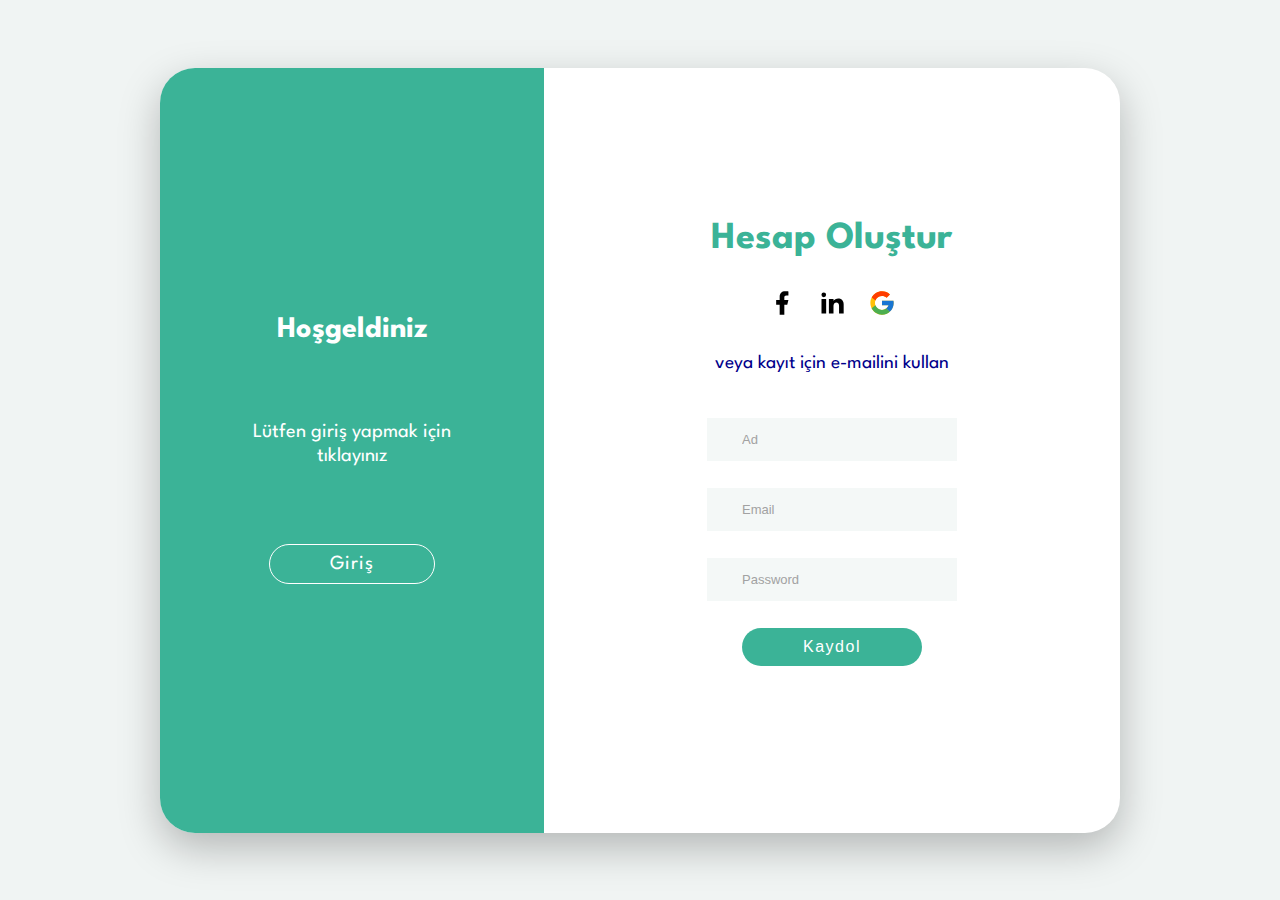
<file: SingupForm/index.html>
<!DOCTYPE html>
<html lang="en">
<head>
    <meta charset="UTF-8">
    <meta name="viewport" content="width=device-width, initial-scale=1.0">
    <title>Sing-Up Page</title>

    <!--Google Font Starts-->
    <link rel="preconnect" href="https://fonts.googleapis.com">
    <link rel="preconnect" href="https://fonts.gstatic.com" crossorigin>
    <link href="https://fonts.googleapis.com/css2?family=Gemunu+Libre:wght@400;700&family=League+Spartan&family=Open+Sans&family=Poltawski+Nowy&display=swap" rel="stylesheet">
    <!--Google Font Ends-->

    <!--Fontawesome Start-->
    <link rel="stylesheet" href="https://cdnjs.cloudflare.com/ajax/libs/font-awesome/6.4.0/css/all.min.css" integrity="sha512-iecdLmaskl7CVkqkXNQ/ZH/XLlvWZOJyj7Yy7tcenmpD1ypASozpmT/E0iPtmFIB46ZmdtAc9eNBvH0H/ZpiBw==" crossorigin="anonymous" referrerpolicy="no-referrer" />
    <!--Fontawesome End-->

        <link rel="stylesheet" href="style.css">
    </head>
<body>
    <div class="container">
        <div class="left-side">
            <div class="left-content">
                <h1 class="leftSideTitle">Hoşgeldiniz</h1>
                <p class="leftSideParag">Lütfen giriş yapmak için tıklayınız</p>
                <a href="#" class="leftBtn">Giriş</a>
            </div>
        </div>
        <div class="right-side">
            <div class="right-content">
                <h1>Hesap Oluştur</h1>
                <div class="links">
                    <a  class="icon" href="#">
                    <svg width="30" height="30" viewBox="0 0 24 24" xmlns="http://www.w3.org/2000/svg">
                        <path fill="#000000" d="M14 13.5h2.5l1-4H14v-2c0-1.03 0-2 2-2h1.5V2.14c-.326-.043-1.557-.14-2.857-.14C11.928 2 10 3.657 10 6.7v2.8H7v4h3V22h4v-8.5Z"/>
                    </svg></a>
                    <a class="icon"  href="#">
                        <svg  width="30" height="30" viewBox="0 0 24 24" xmlns="http://www.w3.org/2000/svg">
                            <path fill="#000000" d="M6.94 5a2 2 0 1 1-4-.002a2 2 0 0 1 4 .002ZM7 8.48H3V21h4V8.48Zm6.32 0H9.34V21h3.94v-6.57c0-3.66 4.77-4 4.77 0V21H22v-7.93c0-6.17-7.06-5.94-8.72-2.91l.04-1.68Z"/>
                        </svg>
                    </a>
                    <a class="icon"  href="#">
                        <svg   width="30" height="30" viewBox="0 0 48 48" xmlns="http://www.w3.org/2000/svg">
                            <path fill="#FFC107" d="M43.611 20.083H42V20H24v8h11.303c-1.649 4.657-6.08 8-11.303 8c-6.627 0-12-5.373-12-12s5.373-12 12-12c3.059 0 5.842 1.154 7.961 3.039l5.657-5.657C34.046 6.053 29.268 4 24 4C12.955 4 4 12.955 4 24s8.955 20 20 20s20-8.955 20-20c0-1.341-.138-2.65-.389-3.917z"/>
                            <path fill="#FF3D00" d="m6.306 14.691l6.571 4.819C14.655 15.108 18.961 12 24 12c3.059 0 5.842 1.154 7.961 3.039l5.657-5.657C34.046 6.053 29.268 4 24 4C16.318 4 9.656 8.337 6.306 14.691z"/>
                            <path fill="#4CAF50" d="M24 44c5.166 0 9.86-1.977 13.409-5.192l-6.19-5.238A11.91 11.91 0 0 1 24 36c-5.202 0-9.619-3.317-11.283-7.946l-6.522 5.025C9.505 39.556 16.227 44 24 44z"/>
                            <path fill="#1976D2" d="M43.611 20.083H42V20H24v8h11.303a12.04 12.04 0 0 1-4.087 5.571l.003-.002l6.19 5.238C36.971 39.205 44 34 44 24c0-1.341-.138-2.65-.389-3.917z"/>
                        </svg>
                    </a>
                </div>
                <p>veya kayıt için e-mailini kullan</p>
                <form class="form">
                    <div class="form-group">
                        <i class="fa-regular fa-user"></i>
                        <input placeholder="Ad">
                    </div>
                    <div class="form-group">
                        <i class="fa-regular fa-envelope-open"></i>
                        <input type="email" placeholder="Email">
                    </div>
                    <div class="form-group">
                        <i class="fa-solid fa-key "></i>
                        <input type="password" placeholder="Password">
                    </div>
                    <button class="btnForm">Kaydol <i class="fa-regular fa-paper-plane"></i></button>
                </form>
            </div>
        </div>
    </div>
</body>
</html>
</file>
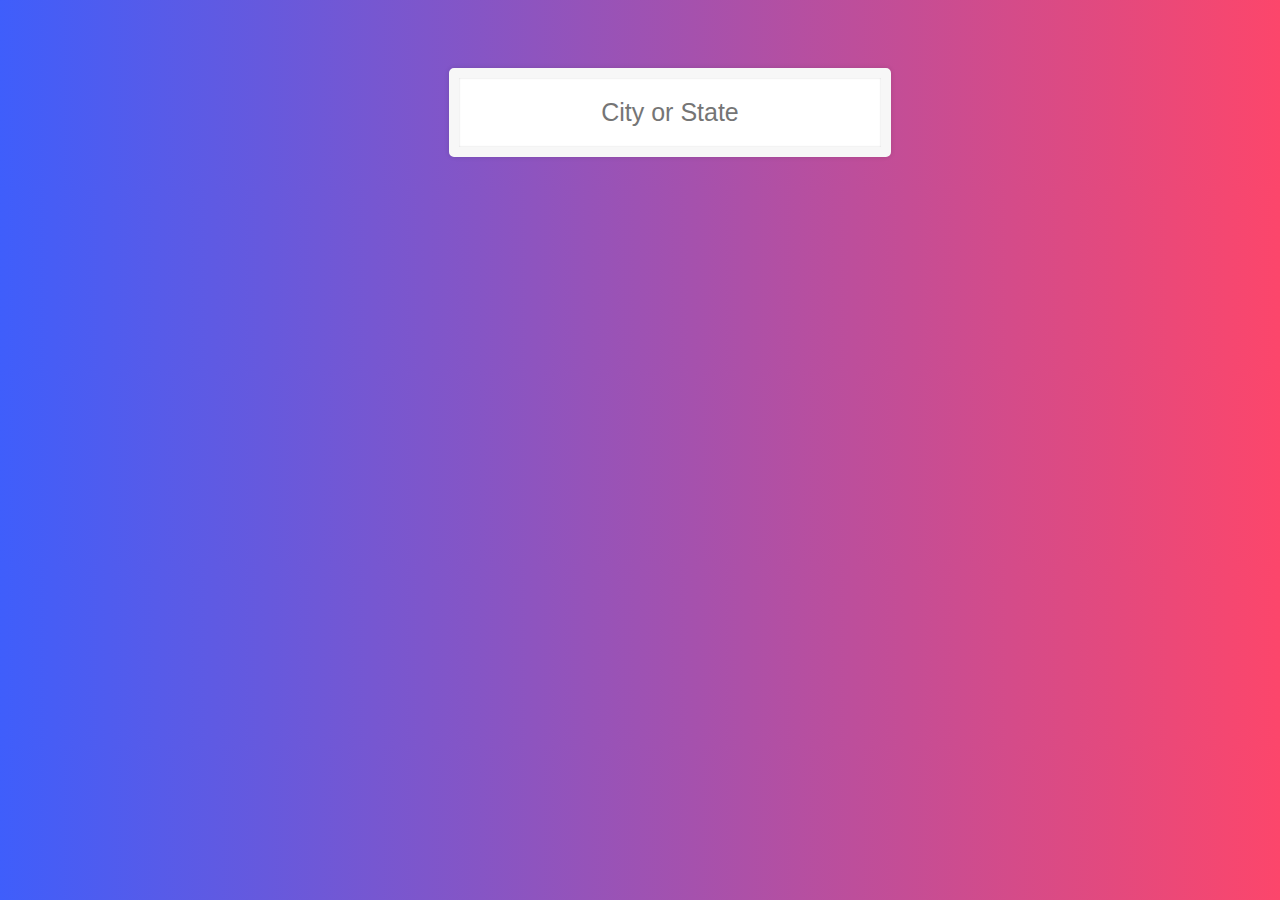
<file: Type Ahead/index.html>
<!DOCTYPE html>
<html>
<head>
    <meta charset='utf-8'>
    <meta http-equiv='X-UA-Compatible' content='IE=edge'>
    <title>Type</title>
    <meta name='viewport' content='width=device-width, initial-scale=1'>
    <link rel='stylesheet' type='text/css' media='screen' href='style.css'>
</head>
<body>
    <div class="container">
        <div class="list">
            <input type="text" id="search" placeholder="City or State">
            <form class="search-form">
                <ul id="list-group">

                </ul>
            </form>
        </div>

    </div>
    <script src='script.js'></script>
</body>
</html>
</file>
<file: SingupForm/style.css>
*{
    margin: 0;
    padding: 0;
    box-sizing: border-box;
}

body{
    height: 100vh;
    background-color: #f0f4f3;
    display: flex;
    justify-content: center;
    align-items: center;
    color: white;
    font-family: 'League Spartan', sans-serif;
    font-size: larger;
}

.container{
    background-color: white;
    height: 85%;
    width: 75%;
    border-radius: 35px;
    box-shadow: 0 15px 40px rgba(0, 0, 0, 0.25);
    display: flex;
}
/* Left Side Start */

.left-side{
    flex: 0 40%;
    border-radius: 35px 0 0 35px;
    background-color: #3BB397;
    display: flex; 
    justify-content: center;
    align-items: center;
 
}

.left-content{
    width: 70%;
    height: 35%;
    display: flex;
    flex-direction: column;   
    justify-content: space-between;
    align-items: center;
    row-gap: 50px ;
}

.leftSideTitle{
    font-weight: 700;
    font-size: 30px;
}

.leftSideParag{
    font-size: 20px;
    line-height: 1.5rem;
    text-align: center;
}

.right-side{
    flex: 0 60%;

}

.leftBtn{
    padding: 10px 60px;
    border: 1px solid white;
    border-radius: 30px;
    text-decoration: none;
    font-size: 20px;
    font-weight: 00;
    letter-spacing: 1px;
    color: white;
}
.leftBtn:hover{
    background-color:#36a38b;
    
}

/* Left Side Start */

/* Right Side Start */
.right-side{
    color: darkblue;
    display: flex;
    flex: 0 60%;
    justify-content: center;
    align-items: center;
}

.right-content{
    display: flex;
    width: 90%;
    height: 60%;
    flex-direction: column;
    justify-content: space-between;
    align-items: center;
}
.right-content > h1{
    color: #3BB397;
}

.links{
    display: flex;
}

.links a > svg {
margin-inline: 10px;
padding: 1px;
border: none;
box-sizing:border-box;
}

.icon:hover{
    transition: 0.4s;
    border-bottom: 1px solid black;
    border-bottom-left-radius: 5px ;
    border-bottom-right-radius: 5px ;
}
/* Form Group Start */

.form{
    flex: 0 0 60%;
    display: flex;
    flex-direction: column;
    justify-content: space-around;
    align-items: center;
}

.form-group{
    position: relative;
}

.form-group input{
    width: 250px;
    background-color: #f4f8f7;
    font-size: 13px;
    font-weight: 200;
    padding: 14px 0;
    border: none;
    padding-left: 35px;
}
.form-group input::placeholder{
    color:#a2a2a2;
}


.form-group i{
 width: 20px ;
 height: 20px ;
  color: #a2a2a2;
  position: absolute;
  left:3%;
  top:50%;
  transform: translate(0, -50%)

}

/* Form Button */

.btnForm{
    width: 180px;
    padding: 10px 40px;
    background-color: #3BB397;
    border-radius: 30px;
    color: white;
    border:none;
    cursor: pointer;
    font-size: 16px;
    font-weight: 400;
    letter-spacing: 1.5px;
}
.btnForm:hover{
    background-color: #46c0a4;
}

/* Form Group End*/
</file>
<file: Type Ahead/style.css>
body{
    display: flex;
    flex-direction: column;
    justify-content:  center;
    align-items: center;
    background: rgb(63,94,251);
background: linear-gradient(90deg, rgba(63,94,251,1) 0%, rgba(252,70,107,1) 100%);
}

.container{
    margin-top: 50px;
}

input{
    padding: 20px;
}

#search{
    margin: 0;
    text-align: center;
    border: 10px solid #F7F7F7;
    width: 100%;
    position: relative;
    top: 10px;
    border-radius: 5px;
    font-size: 25px;
    box-shadow: 0 0 5px rgba(0, 0, 0, 0.12), inset 0 0 2px rgba(0, 0, 0, 0.19);
}

li{
    background: white;
    list-style: none;
    border-bottom: 1px solid #D8D8D8;
    box-shadow: 0 0 10px rgba(0, 0, 0, 0.14);
    margin: 0;
    padding: 20px;
    display: flex;
    justify-content: space-between;
    text-transform: capitalize;
}
#list-group{
    overflow-y: scroll;
    max-height: 440px;
}
</file>
